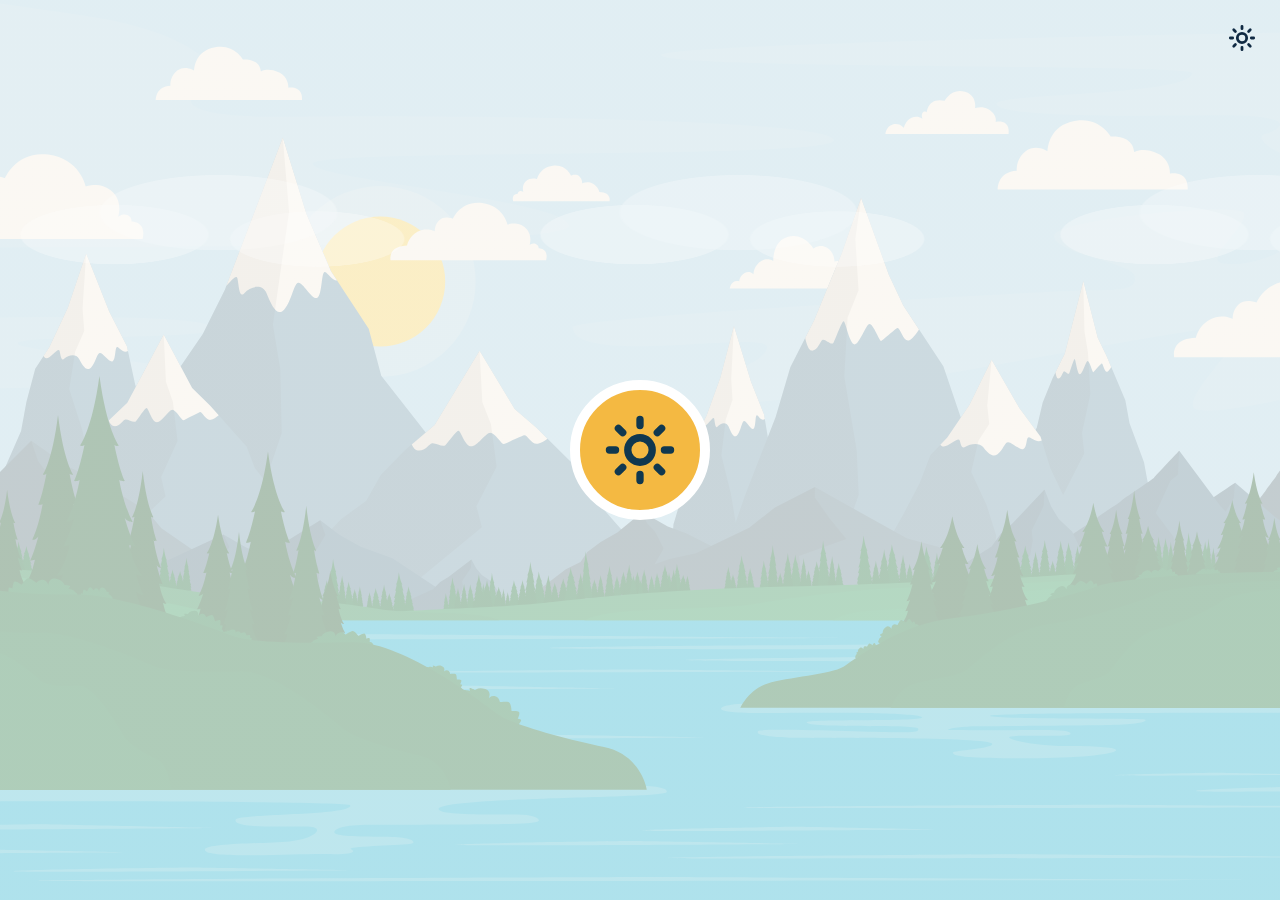
<file: index.html>
<!DOCTYPE html>
<html lang="en">
<head>
    <meta charset="UTF-8">
    <meta name="viewport" content="width=device-width, initial-scale=1.0">
    <meta name="theme-color" content="#F9F5EE">
    <title>Pinoy Quiz</title>
    <link rel="manifest" href="manifest.json">
    <link rel="stylesheet" href="style.css">
    <link rel="stylesheet" href="splash.css">
    <script src="theme.js"></script>
    <script src="audio-controller.js" defer></script>
</head>
<body class="splash-screen">
    <button class="theme-toggle-btn" id="theme-toggle" type="button" aria-label="Switch to dark mode" aria-pressed="false">
        <img id="theme-icon" src="assets/decor/sun.svg" alt="Theme Toggle">
    </button>
    <div class="clouds" aria-hidden="true"></div>
    <main class="splash-content" aria-label="Pinoy Quiz">
        <img class="splash-logo" src="logo.svg" alt="Pinoy Quiz logo" width="120" height="120">
    </main>
    <audio id="background-audio" loop preload="auto" hidden></audio>
    <script>
        window.setTimeout(() => {
            window.location.href = "home.html";
        }, 3000);
    </script>
</body>
</html>
</file>
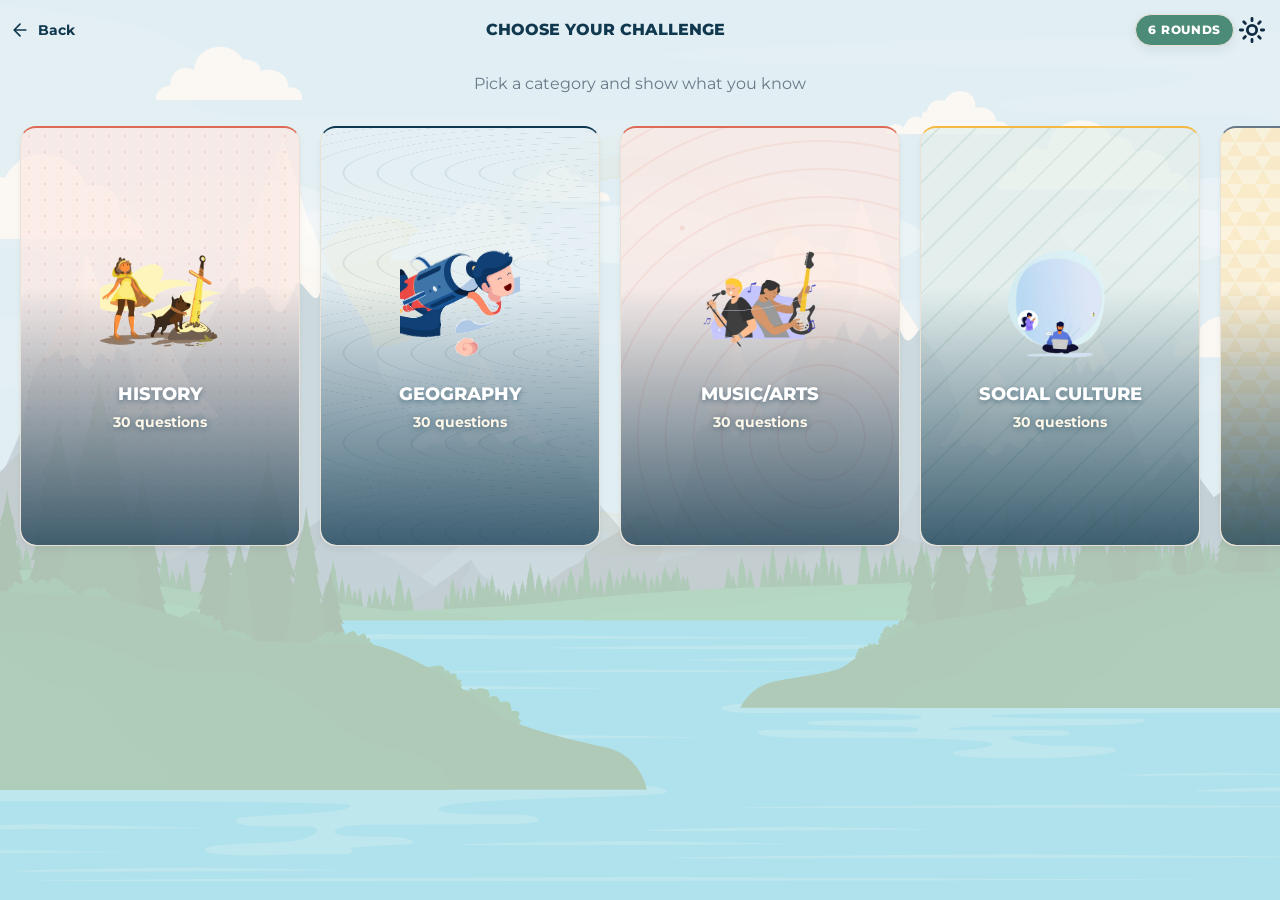
<file: categories.html>
<!DOCTYPE html>
<html lang="en">
<head>
	<!-- Ilagay ito sa loob ng <head> -->
	<meta charset="UTF-8">
	<meta name="viewport" content="width=device-width, initial-scale=1.0">
	<meta name="theme-color" content="#F9F5EE">
	<meta name="description" content="Choose a Pinoy Quiz category and show what you know.">
	<title data-i18n="categoriesPageTitle">Choose a Category | Pinoy Quiz</title>
	<link rel="manifest" href="manifest.json">
	<link rel="stylesheet" href="style.css">
	<link rel="stylesheet" href="categories.css">
	<link rel="stylesheet" href="https://cdnjs.cloudflare.com/ajax/libs/font-awesome/6.5.2/css/all.min.css">
	<script src="theme.js"></script>
	<script src="i18n.js" defer></script>
	<script src="audio-controller.js" defer></script>
</head>

<body class="categories-screen">
	<div class="clouds" aria-hidden="true"></div>
	<main class="categories-page">
		<header class="header-container">
			<a class="back-link" href="home.html">
				<svg aria-hidden="true" viewBox="0 0 24 24" fill="none">
					<path d="M19 12H5m0 0 7 7m-7-7 7-7" stroke="currentColor" stroke-width="2" stroke-linecap="round" stroke-linejoin="round" />
				</svg>
				<span data-i18n="back">Back</span>
			</a>
			<h1 data-i18n="categoriesHeading">PILI NG HAMON</h1>
			<span class="rounds-badge" data-i18n="rounds" data-i18n-count="6">6 ROUNDS</span>
			<button class="theme-toggle-btn" id="theme-toggle" type="button" aria-label="Switch to dark mode" aria-pressed="false">
				<img id="theme-icon" src="assets/decor/sun.svg" alt="Theme Toggle">
			</button>
		</header>

		<div class="page-heading">
			<p data-i18n="categoriesSubtitle">Pick a category and show what you know</p>
		</div>

		<section class="category-grid" aria-label="Quiz categories">
			<a class="category-card" href="quiz.html?category=HISTORY">
				<div class="category-content">
					<div class="card-animation"><img src="assets/animations/history.webp" alt="History"></div>
					<div class="category-copy">
						<span class="category-name" data-i18n="history">HISTORY</span>
						<span class="category-count" data-i18n="questionCount" data-i18n-count="30">30 questions</span>
					</div>
				</div>
			</a>
			<a class="category-card" href="quiz.html?category=GEOGRAPHY">
				<div class="category-content">
					<div class="card-animation"><img src="assets/animations/geography.webp" alt="Geography"></div>
					<div class="category-copy">
						<span class="category-name" data-i18n="geography">GEOGRAPHY</span>
						<span class="category-count" data-i18n="questionCount" data-i18n-count="30">30 questions</span>
					</div>
				</div>
			</a>
			<a class="category-card" href="quiz.html?category=MUSIC%2FARTS">
				<div class="category-content">
					<div class="card-animation"><img src="assets/animations/music_arts.webp" alt="Music and Arts"></div>
					<div class="category-copy">
						<span class="category-name" data-i18n="musicArts">MUSIC/ARTS</span>
						<span class="category-count" data-i18n="questionCount" data-i18n-count="30">30 questions</span>
					</div>
				</div>
			</a>
			<a class="category-card" href="quiz.html?category=SOCIAL%20CULTURE">
				<div class="category-content">
					<div class="card-animation"><img src="assets/animations/social_culture.webp" alt="Social Culture"></div>
					<div class="category-copy">
						<span class="category-name" data-i18n="socialCulture">SOCIAL CULTURE</span>
						<span class="category-count" data-i18n="questionCount" data-i18n-count="30">30 questions</span>
					</div>
				</div>
			</a>
			<a class="category-card" href="quiz.html?category=FOOD">
				<div class="category-content">
					<div class="card-animation"><img src="assets/animations/food.webp" alt="Food"></div>
					<div class="category-copy">
						<span class="category-name" data-i18n="food">FOOD</span>
						<span class="category-count" data-i18n="questionCount" data-i18n-count="30">30 questions</span>
					</div>
				</div>
			</a>
			<a class="category-card" href="quiz.html?category=LOGO%20QUIZ">
				<div class="category-content">
					<div class="card-animation"><img src="assets/animations/logo.webp" alt="Logo Quiz"></div>
					<div class="category-copy">
						<span class="category-name" data-i18n="logoQuiz">LOGO QUIZ</span>
						<span class="category-count" data-i18n="questionCount" data-i18n-count="30">30 questions</span>
					</div>
				</div>
			</a>
		</section>
	</main>
	<audio id="background-audio" loop preload="auto" hidden></audio>
</body>
</html>
</file>
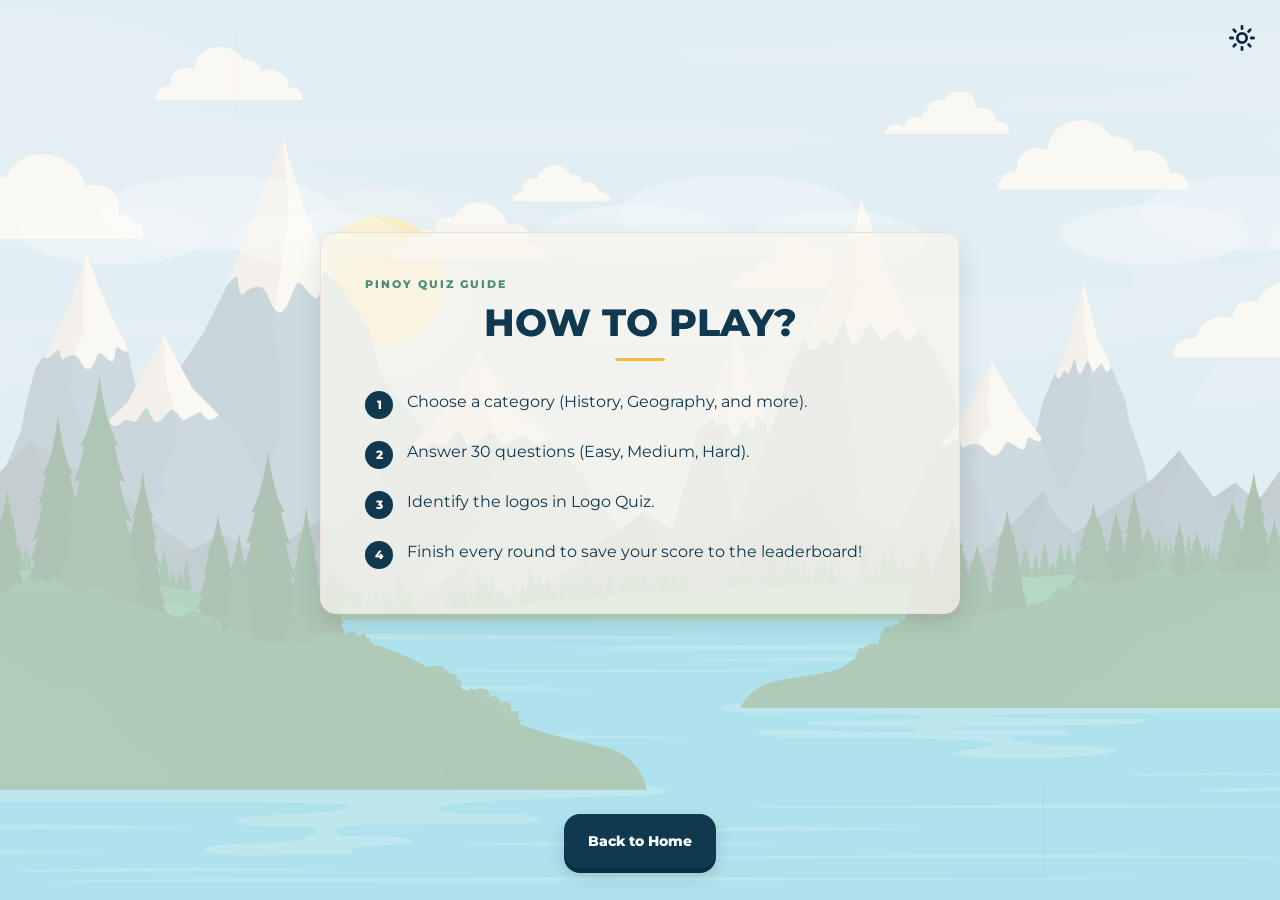
<file: help.html>
<!DOCTYPE html>
<html lang="en">
<head>
	<meta charset="UTF-8">
	<meta name="viewport" content="width=device-width, initial-scale=1.0">
	<meta name="theme-color" content="#F9F5EE">
	<meta name="description" content="Learn how to play Pinoy Quiz.">
	<title data-i18n="helpPageTitle">How to Play | Pinoy Quiz</title>
	<link rel="manifest" href="manifest.json">
	<link rel="stylesheet" href="style.css">
	<link rel="stylesheet" href="help.css">
	<script src="theme.js"></script>
	<script src="i18n.js" defer></script>
	<script src="audio-controller.js" defer></script>
</head>
<body>
	<button class="theme-toggle-btn" id="theme-toggle" type="button" aria-label="Switch to dark mode" aria-pressed="false">
		<img id="theme-icon" src="assets/decor/sun.svg" alt="Theme Toggle">
	</button>
	<div class="clouds"></div>
	<main class="help-page">
		<section class="help-card" aria-labelledby="help-title">
			<p class="help-eyebrow" data-i18n="guideEyebrow">PINOY QUIZ GUIDE</p>
			<h1 id="help-title" data-i18n="howToPlay">PAANO LARUIN?</h1>
			<ol class="instructions-list">
				<li data-i18n="guideOne">Pumili ng kategorya (History, Geography, atbp.).</li>
				<li data-i18n="guideTwo">Sagutin ang 30 questions (Easy, Medium, Hard).</li>
				<li data-i18n="guideThree">I-identify ang mga logos sa Logo Quiz.</li>
				<li data-i18n="guideFour">Tapusin ang lahat ng rounds para ma-save ang iyong score sa Leaderboard!</li>
			</ol>
		</section>

		<a class="back-home" href="home.html" data-i18n="backHome">Back to Home</a>
	</main>
	<audio id="background-audio" loop preload="auto" hidden></audio>
</body>
</html>
</file>
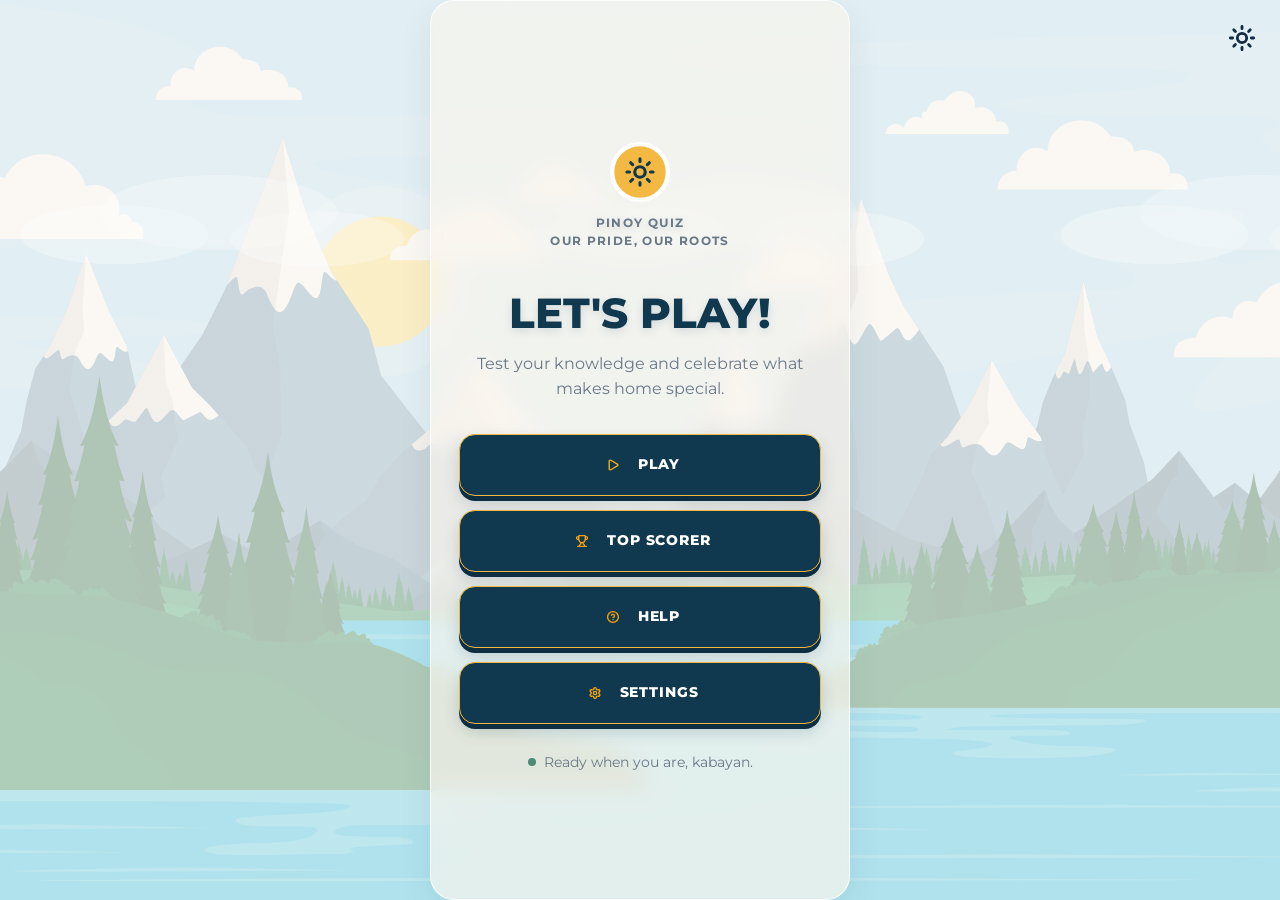
<file: home.html>
<!DOCTYPE html>
<html lang="en">
<head>
    <meta charset="UTF-8">
    <meta name="viewport" content="width=device-width, initial-scale=1.0">
    <meta name="theme-color" content="#F9F5EE">
    <meta name="description" content="Test your Pinoy knowledge and celebrate what makes home special.">
    <title data-i18n="homeTitle">Pinoy Quiz | Tara, Laro!</title>
    <link rel="manifest" href="manifest.json">
    <link rel="stylesheet" href="style.css">
    <script src="theme.js"></script>
    <script src="i18n.js" defer></script>
    <script src="audio-controller.js" defer></script>
</head>
<body>
    <button class="theme-toggle-btn" id="theme-toggle" type="button" aria-label="Switch to dark mode" aria-pressed="false">
        <img id="theme-icon" src="assets/decor/sun.svg" alt="Theme Toggle">
    </button>
    <div class="clouds"></div>
    <main class="app-container home-screen">
        <header class="brand">
            <img class="brand-logo" src="logo.svg" alt="Pinoy Quiz logo" width="60">
            <div class="brand-copy">
                <p class="brand-name">PINOY QUIZ</p>
                <p data-i18n="brandTagline">GALING NATIN 'TO</p>
            </div>
        </header>

        <section class="welcome" aria-labelledby="welcome-title">
            <h1 id="welcome-title" data-i18n="homeHeading">TARA, LARO!</h1>
            <p class="subtitle" data-i18n="homeSubtitle">Test your Pinoy knowledge and celebrate what makes home special.</p>
        </section>

        <nav class="menu-list" data-i18n-aria-label="mainMenu" aria-label="Main menu">
            <a class="menu-button btn-primary" href="categories.html">
                <img src="play.svg" alt="" aria-hidden="true">
                <span data-i18n="play">PLAY</span>
            </a>
            <a class="menu-button btn-secondary" href="topscorer.html">
                <img src="trophy.svg" alt="" aria-hidden="true">
                <span data-i18n="topScorer">TOP SCORER</span>
            </a>
            <a class="menu-button btn-secondary" href="help.html">
                <img src="help.svg" alt="" aria-hidden="true">
                <span data-i18n="help">HELP</span>
            </a>
            <a class="menu-button btn-secondary" href="settings.html">
                <img src="settings.svg" alt="" aria-hidden="true">
                <span data-i18n="settings">SETTINGS</span>
            </a>
        </nav>

        <footer class="footer"><span class="status-dot" aria-hidden="true"></span><span data-i18n="readyMessage">Ready when you are, kabayan.</span></footer>
    </main>
    <audio id="background-audio" loop preload="auto" hidden></audio>
</body>
</html>
</file>
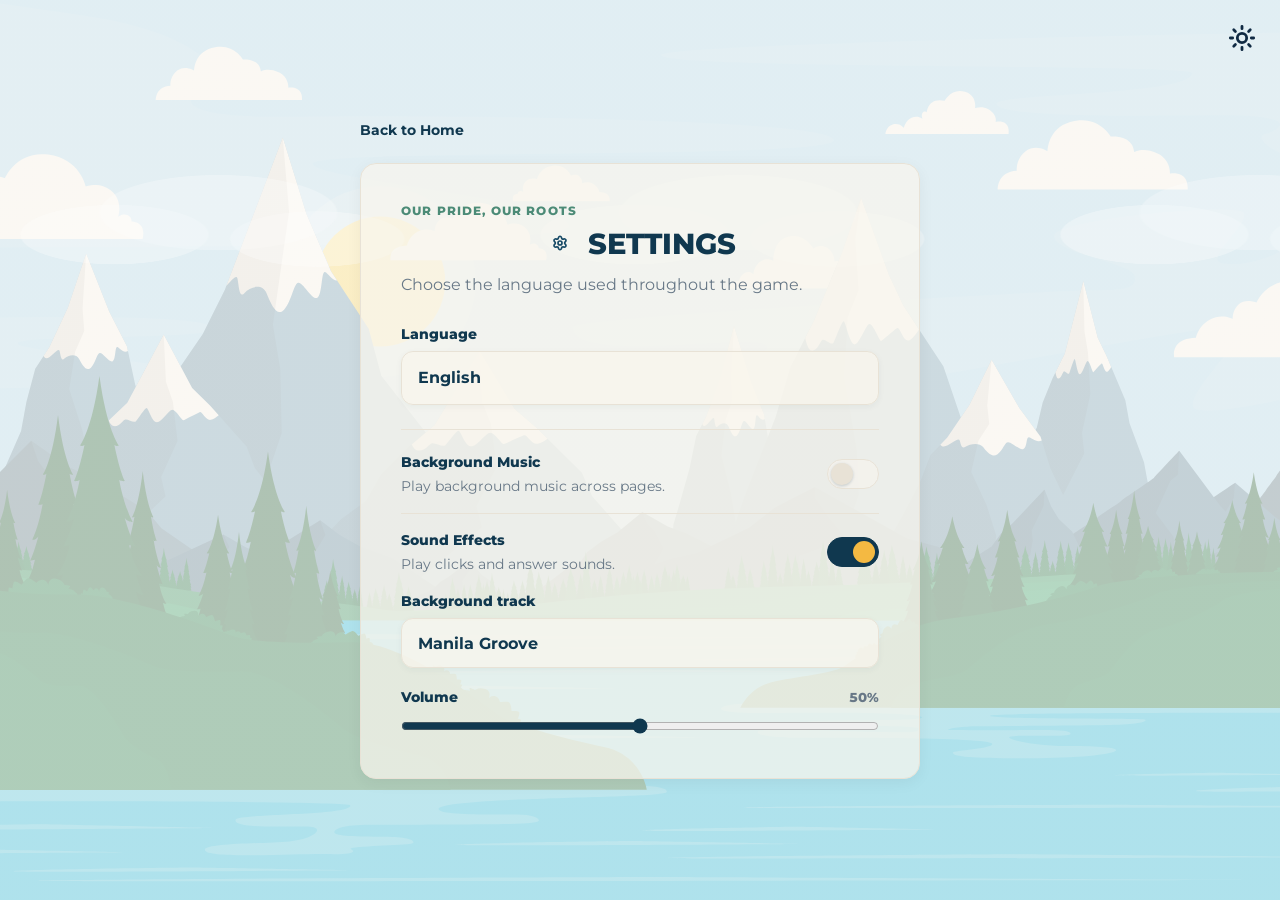
<file: settings.html>
<!DOCTYPE html>
<html lang="en">
<head>
    <meta charset="UTF-8">
    <meta name="viewport" content="width=device-width, initial-scale=1.0">
    <meta name="theme-color" content="#F9F5EE">
    <meta name="description" content="Choose the language for Pinoy Quiz.">
    <title data-i18n="settingsPageTitle">Settings | Pinoy Quiz</title>
    <link rel="manifest" href="manifest.json">
    <link rel="stylesheet" href="style.css">
    <link rel="stylesheet" href="settings.css">
    <script src="theme.js"></script>
    <script src="i18n.js" defer></script>
</head>
<body>
    <button class="theme-toggle-btn" id="theme-toggle" type="button" aria-label="Switch to dark mode" aria-pressed="false">
        <img id="theme-icon" src="assets/decor/sun.svg" alt="Theme Toggle">
    </button>
    <div class="clouds"></div>
    <main class="settings-page">
        <a class="settings-back" href="home.html" data-i18n="settingsBack">Back to Home</a>
        <section class="settings-card" aria-labelledby="settings-heading">
            <p class="settings-eyebrow" data-i18n="brandTagline">OUR PRIDE, OUR ROOTS</p>
            <div class="settings-title-row">
                <img class="settings-icon" src="settings.svg" alt="" aria-hidden="true">
                <h1 id="settings-heading" data-i18n="settingsTitle">SETTINGS</h1>
            </div>
            <p class="settings-description" data-i18n="languageDescription">Choose the language used throughout the game.</p>
            <label class="language-label" for="language-select" data-i18n="language">Language</label>
            <select id="language-select" name="language">
                <option value="PILIPINO">Pilipino</option>
                <option value="ENGLISH">English</option>
                <option value="ESPANOL">Español</option>
                <option value="JAPANESE">日本語</option>
            </select>

            <div class="audio-setting">
                <div class="audio-copy">
                    <label for="musicToggle" data-i18n="musicEnabledLabel">Background Music</label>
                    <p data-i18n="musicEnabledDescription">Play background music across pages.</p>
                </div>
                <input id="musicToggle" type="checkbox" role="switch" data-i18n-aria-label="musicEnabledAria" aria-label="Background Music">
            </div>

            <div class="audio-setting">
                <div class="audio-copy">
                    <label for="sfxToggle" data-i18n="sfxEnabledLabel">Sound Effects</label>
                    <p data-i18n="sfxEnabledDescription">Play clicks and answer sounds.</p>
                </div>
                <input id="sfxToggle" type="checkbox" role="switch" data-i18n-aria-label="sfxEnabledAria" aria-label="Sound Effects">
            </div>

            <div class="music-selection">
                <label for="musicSelector" data-i18n="musicTrack">Background track</label>
                <select id="musicSelector" name="music">
                    <option value="assets/music/manila-groove.mp3">Manila Groove</option>
                    <option value="assets/music/musicmaster.mp3">Music Master</option>
                    <option value="assets/music/paoloargento.mp3">Paolo Argento</option>
                    <option value="assets/music/vadim_makes_sound.mp3">Vadim Makes Sound</option>
                    <option value="assets/music/buhay-pinoy.mp3">Buhay Pinoy</option>
                </select>
            </div>

            <div class="volume-setting">
                <div class="volume-heading">
                    <label for="volumeSlider" data-i18n="volumeLabel">Volume</label>
                    <output id="volume-value" for="volumeSlider">50%</output>
                </div>
                <input type="range" id="volumeSlider" min="0" max="1" step="0.1" value="0.5" data-i18n-aria-label="volumeLabel" aria-label="Music volume">
            </div>
        </section>
    </main>
    <audio id="background-audio" loop preload="auto" hidden></audio>
    <script src="audio-controller.js"></script>
</body>
</html>
</file>
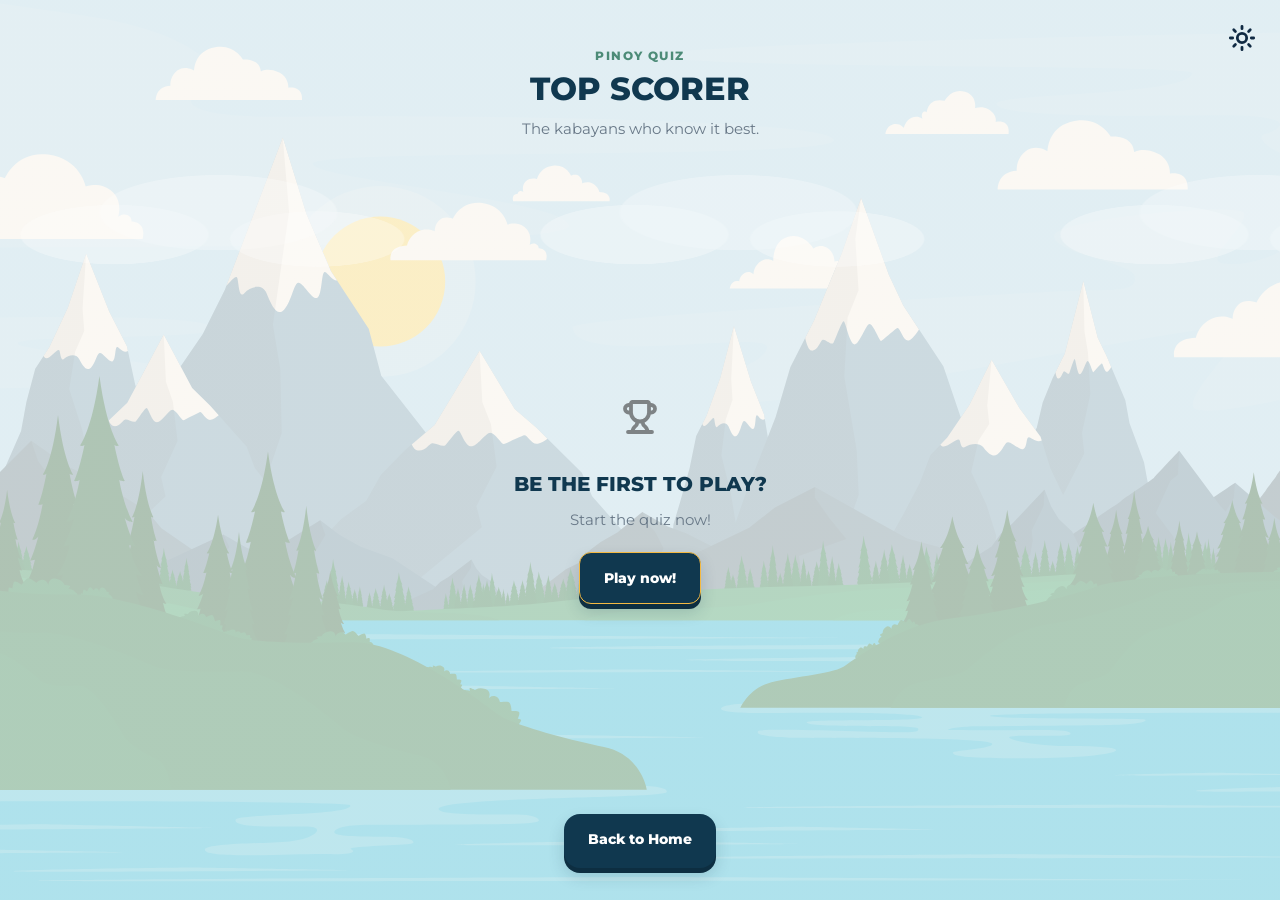
<file: topscorer.html>
<!DOCTYPE html>
<html lang="en">
<head>
    <meta charset="UTF-8">
    <meta name="viewport" content="width=device-width, initial-scale=1.0">
    <meta name="theme-color" content="#F9F5EE">
    <meta name="description" content="See the top scores from Pinoy Quiz players.">
    <title data-i18n="leaderboardPageTitle">Top Scorer | Pinoy Quiz</title>
    <link rel="manifest" href="manifest.json">
    <link rel="stylesheet" href="style.css">
    <link rel="stylesheet" href="topscorer.css">
    <script src="theme.js"></script>
    <script src="i18n.js" defer></script>
    <script src="audio-controller.js" defer></script>
    <script src="topscorer.js" defer></script>
</head>
<body>
    <button class="theme-toggle-btn" id="theme-toggle" type="button" aria-label="Switch to dark mode" aria-pressed="false">
        <img id="theme-icon" src="assets/decor/sun.svg" alt="Theme Toggle">
    </button>
    <div class="clouds"></div>
    <main class="leaderboard-page">
        <header class="leaderboard-heading">
            <p class="leaderboard-eyebrow">PINOY QUIZ</p>
            <h1 data-i18n="leaderboardTitle">TOP SCORER</h1>
            <p class="leaderboard-subtitle" data-i18n="leaderboardSubtitle">The kabayans who know it best.</p>
        </header>

        <section class="leaderboard-panel" id="leaderboard-panel" data-i18n-aria-label="leaderboardRegion" aria-label="Quiz leaderboard">
            <table class="scores-table" id="scores-table">
                <thead>
                    <tr>
                        <th scope="col" data-i18n="rank">Rank</th>
                        <th scope="col" data-i18n="name">Name</th>
                        <th scope="col" data-i18n="score">Score</th>
                    </tr>
                </thead>
                <tbody id="scores-list"></tbody>
            </table>
            <div class="empty-state" id="empty-state" role="status" hidden>
                <img class="empty-state-icon" src="trophy.svg" alt="" aria-hidden="true">
                <h2 data-i18n="emptyScoresTitle">Ikaw ang unang lalaro?</h2>
                <p data-i18n="emptyScoresMessage">Simulan na ang quiz!</p>
                <a class="empty-state-button" href="categories.html" data-i18n="playNow">Maglaro na!</a>
            </div>
        </section>

        <div class="leaderboard-actions">
            <button class="reset-button" id="reset-leaderboard" type="button" data-i18n="resetLeaderboard">Reset Leaderboard</button>
            <a class="home-button" href="home.html" data-i18n="backHome">Back to Home</a>
        </div>
    </main>
    <audio id="background-audio" loop preload="auto" hidden></audio>
</body>
</html>
</file>
<file: style.css>
@import url("https://fonts.googleapis.com/css2?family=Montserrat:wght@400;500;600;700;800;900&display=swap");

:root {
    color-scheme: light;
    font-family: "Montserrat", "Trebuchet MS", sans-serif;
    font-synthesis: none;
    text-rendering: optimizeLegibility;
    -webkit-font-smoothing: antialiased;
    -moz-osx-font-smoothing: grayscale;

    --navy: #10384F;
    --white: #FFFFFF;
    --light-cream: #F9F5EE;
    --border-grey: #E8E2D6;
    --gold-accent: #F4B942;
    --muted-green: #4C8B77;
    --soft-red: #DD6B55;
    --text-grey: #687887;
}

* {
    box-sizing: border-box;
}

html {
    min-height: 100%;
}

body {
    position: relative;
    isolation: isolate;
    min-width: 320px;
    min-height: 100vh;
    min-height: 100svh;
    margin: 0;
    padding: 0;
    background-color: #A8DEFF;
    background-image:
        linear-gradient(rgba(249, 245, 238, 0.7), rgba(249, 245, 238, 0.7)),
        url("assets/decor/mountain-landscape.svg");
    background-size: cover;
    background-position: center;
    background-attachment: fixed;
    color: var(--navy);
}

html.dark-mode,
body.dark-mode {
    color-scheme: dark;
    --navy: #F9F5EE;
    --white: #14232E;
    --light-cream: #0B161E;
    --border-grey: #243B4A;
    --text-grey: #A0B2C0;
}

html.dark-mode body *,
body.dark-mode * {
    color: #F9F5EE !important;
    text-shadow: 0 1px 3px rgba(0, 0, 0, 0.85) !important;
}

html.dark-mode body,
body.dark-mode {
    background-color: #0B161E;
    background-image:
        linear-gradient(rgba(11, 22, 30, 0.65), rgba(11, 22, 30, 0.65)),
        url("assets/decor/night-landscape.svg");
    background-size: cover;
    background-position: center;
    background-attachment: fixed;
}

html.dark-mode body.splash-screen,
body.dark-mode.splash-screen {
    background-color: #0B161E;
    background-image:
        linear-gradient(rgba(11, 22, 30, 0.65), rgba(11, 22, 30, 0.65)),
        url("assets/decor/night-landscape.svg");
    background-size: cover;
    background-position: center;
    background-attachment: fixed;
}

.theme-toggle-btn {
    position: fixed;
    z-index: 9999;
    top: 16px;
    right: 16px;
    display: grid;
    width: 44px;
    height: 44px;
    padding: 0;
    place-items: center;
    border: 0;
    border-radius: 50%;
    background: transparent;
    cursor: pointer;
}

.theme-toggle-btn:focus-visible {
    outline: 3px solid var(--gold-accent);
    outline-offset: 3px;
}

#theme-icon {
    display: block;
    width: 28px;
    height: 28px;
    background: transparent !important;
    object-fit: contain;
    transform: rotate(0);
    transition: transform 0.5s cubic-bezier(0.4, 0, 0.2, 1);
}

.theme-toggle-btn.is-spinning #theme-icon {
    transform: rotate(-360deg);
}

.stars-container {
    position: fixed;
    z-index: -1;
    inset: 0;
    display: none;
    overflow: hidden;
    pointer-events: none;
}

html.dark-mode .stars-container,
body.dark-mode .stars-container {
    display: block;
}

.stars-container span {
    position: absolute;
    top: 10%;
    right: -180px;
    display: block;
    width: 180px;
    height: 2px;
    border-radius: 999px;
    background: linear-gradient(90deg, transparent, rgba(249, 245, 238, 0.95));
    box-shadow: 0 0 8px rgba(249, 245, 238, 0.75);
    opacity: 0;
    transform: rotate(-45deg);
    animation: shooting-star 5s linear infinite;
}

.stars-container span:nth-child(2) {
    top: 34%;
    right: -210px;
    width: 210px;
    animation-delay: 1.7s;
}

.stars-container span:nth-child(3) {
    top: 61%;
    right: -145px;
    width: 145px;
    animation-delay: 3.35s;
}

@keyframes shooting-star {
    0% {
        opacity: 0;
        transform: translate(0, 0) rotate(-45deg);
    }
    7% {
        opacity: 0.9;
    }
    38%,
    100% {
        opacity: 0;
        transform: translate(-110vw, 78vh) rotate(-45deg);
    }
}

html.dark-mode .clouds,
body.dark-mode .clouds {
    display: none;
}

html.dark-mode .app-container,
html.dark-mode .help-card,
html.dark-mode .settings-card,
html.dark-mode .question-card,
html.dark-mode .leaderboard-panel,
html.dark-mode .level-modal {
    border-color: var(--border-grey);
    background: rgba(20, 35, 46, 0.88);
    color: var(--navy);
}

html.dark-mode .question-image,
html.dark-mode .level-label,
html.dark-mode #language-select,
html.dark-mode #musicSelector,
html.dark-mode .score-name-field input,
html.dark-mode .scores-table th {
    border-color: var(--border-grey);
    background: rgba(20, 35, 46, 0.92);
    color: var(--navy);
}

html.dark-mode .category-card {
    border-color: var(--border-grey);
    background-color: #1D3A4B !important;
    background-image: none;
}

html.dark-mode .category-card::after {
    background: linear-gradient(to bottom, transparent, rgba(0, 0, 0, 0.5));
}

html.dark-mode .category-name,
html.dark-mode .category-count {
    color: var(--navy);
}

html.dark-mode body .menu-button,
html.dark-mode body .option-button,
html.dark-mode body .next-button,
html.dark-mode body .modal-action,
html.dark-mode body .modal-icon-button,
html.dark-mode body .back-home,
html.dark-mode body .reset-button,
html.dark-mode body .home-button,
html.dark-mode body .empty-state-button {
    border-color: var(--gold-accent);
    background-color: var(--white);
    color: var(--navy);
}

html.dark-mode .modal-icon-button,
html.dark-mode .modal-icon-button svg {
    color: var(--gold-accent);
}

h1,
h2,
h3,
h4,
h5,
h6 {
    font-family: "Montserrat", "Trebuchet MS", sans-serif;
    font-weight: 800;
    text-align: center;
    text-transform: uppercase;
}

.clouds {
    position: fixed;
    z-index: -1;
    top: 7%;
    left: 0;
    width: 200%;
    height: 220px;
    background-image:
        radial-gradient(ellipse 95px 30px at 22% 78%, rgba(255, 255, 255, 0.62) 98%, transparent 100%),
        radial-gradient(ellipse 120px 38px at 42% 68%, rgba(255, 255, 255, 0.58) 98%, transparent 100%),
        radial-gradient(ellipse 88px 28px at 61% 80%, rgba(255, 255, 255, 0.62) 98%, transparent 100%);
    background-repeat: repeat-x;
    background-size: 520px 220px;
    animation: drift 60s linear infinite;
    opacity: 0.48;
    pointer-events: none;
}

@keyframes drift {
    from { transform: translateX(0); }
    to { transform: translateX(-50%); }
}

.loading-spinner {
    position: fixed;
    z-index: 10000;
    inset: 0;
    display: grid;
    place-items: center;
    background: rgba(249, 245, 238, 0.78);
    -webkit-backdrop-filter: blur(3px);
    backdrop-filter: blur(3px);
    opacity: 0;
    visibility: hidden;
    pointer-events: none;
    transition: opacity 240ms ease, visibility 0s linear 240ms;
}

.loading-spinner.is-active {
    opacity: 1;
    visibility: visible;
    pointer-events: auto;
    transition: opacity 240ms ease;
}

.loading-spinner__ring {
    width: 52px;
    height: 52px;
    border: 4px solid color-mix(in srgb, var(--navy) 18%, transparent);
    border-top-color: var(--navy);
    border-right-color: var(--gold-accent);
    border-radius: 50%;
    animation: loading-spin 720ms linear infinite;
}

@keyframes loading-spin {
    to { transform: rotate(360deg); }
}

button {
    font: inherit;
}

.app-container {
    position: relative;
    isolation: isolate;
    display: flex;
    flex-direction: column;
    justify-content: center;
    width: min(100% - 40px, 420px);
    min-height: 100vh;
    min-height: 100svh;
    margin: 0 auto;
    padding: 44px 28px 32px;
    border: 1px solid color-mix(in srgb, var(--white) 80%, transparent);
    border-radius: 24px;
    background: rgba(249, 245, 238, 0.68);
    box-shadow: 0 12px 36px color-mix(in srgb, var(--navy) 7%, transparent);
    -webkit-backdrop-filter: blur(10px);
    backdrop-filter: blur(10px);
    text-align: center;
}

.brand {
    display: flex;
    flex-direction: column;
    align-items: center;
    justify-content: center;
    gap: 10px;
    margin-bottom: 42px;
}

.brand-logo {
    display: block;
    width: 60px;
    height: auto;
}

.brand-copy {
    text-align: center;
}

.brand-name,
.brand p {
    margin: 0;
}

.brand-name {
    font-size: 0.95rem;
    font-weight: 800;
    letter-spacing: 0.08em;
    text-shadow: 0 2px 8px color-mix(in srgb, var(--navy) 16%, transparent);
}

.brand p {
    margin-top: 4px;
    color: var(--text-grey);
    font-size: 0.72rem;
    font-weight: 700;
    letter-spacing: 0.12em;
}

.welcome h1 {
    margin: 0;
    font-size: clamp(2rem, 8vw, 2.65rem);
    line-height: 1.1;
    text-shadow: 0 3px 10px color-mix(in srgb, var(--navy) 14%, transparent);
}

.subtitle {
    max-width: 340px;
    margin: 14px auto 32px;
    color: var(--text-grey);
    font-size: 1rem;
    line-height: 1.6;
}

.menu-list {
    display: grid;
    gap: 14px;
}

.menu-button {
    display: flex;
    align-items: center;
    justify-content: center;
    gap: 12px;
    width: 100%;
    min-height: 62px;
    padding: 16px 20px;
    border: 1px solid var(--border-grey);
    border-radius: 16px;
    background: var(--navy);
    box-shadow: 0 4px 12px color-mix(in srgb, var(--navy) 8%, transparent);
    color: var(--white);
    cursor: pointer;
    font-size: 0.9rem;
    font-weight: 800;
    letter-spacing: 0.06em;
    text-decoration: none;
    transition: all 0.3s ease;
}

.menu-button img {
    display: block;
    flex: 0 0 26px;
    width: 26px;
    height: 26px;
    object-fit: contain;
    filter: invert(76%) sepia(56%) saturate(541%) hue-rotate(357deg) brightness(102%) contrast(94%);
    transition: filter 0.3s ease;
}

.menu-button span {
    line-height: 1.2;
}

.menu-button:hover {
    transform: translateY(-2px);
    box-shadow: 0 7px 16px color-mix(in srgb, var(--navy) 13%, transparent);
    background-color: var(--navy);
    color: var(--white);
}

.menu-button:active {
    transform: translateY(0);
    background-color: var(--navy);
    color: var(--white);
}

.menu-button:hover img,
.menu-button:active img {
    filter: invert(76%) sepia(56%) saturate(541%) hue-rotate(357deg) brightness(102%) contrast(94%);
}

.menu-button:focus-visible {
    outline: 3px solid var(--text-grey);
    outline-offset: 3px;
}

.footer {
    display: flex;
    align-items: center;
    justify-content: center;
    gap: 8px;
    margin-top: 30px;
    color: var(--text-grey);
    font-size: 0.85rem;
}

.status-dot {
    width: 8px;
    height: 8px;
    border-radius: 50%;
    background: var(--muted-green);
}

body .menu-button,
body .option-button,
body .next-button,
body .modal-action,
body .modal-icon-button,
body .back-home,
body .reset-button,
body .home-button {
    background-color: var(--navy);
    border-color: var(--gold-accent);
    color: var(--white);
    box-shadow: 0 5px 0 color-mix(in srgb, var(--navy) 82%, black),
        0 8px 16px color-mix(in srgb, var(--navy) 18%, transparent);
}

body .menu-button img,
body .menu-button:hover img,
body .menu-button:active img {
    filter: invert(76%) sepia(56%) saturate(541%) hue-rotate(357deg) brightness(102%) contrast(94%);
}

body .option-key {
    background: var(--gold-accent);
    color: var(--navy);
}

body .modal-icon-button {
    color: var(--gold-accent);
}

body .menu-button:hover,
body .option-button:hover:not(:disabled),
body .next-button:hover:not(:disabled),
body .modal-action:hover,
body .modal-icon-button:hover,
body .back-home:hover,
body .reset-button:hover,
body .home-button:hover {
    transform: translateY(-2px) scale(1.015);
}

body .menu-button,
body .option-button,
body .next-button,
body .modal-action,
body .modal-icon-button,
body .back-home,
body .reset-button,
body .home-button {
    background-color: var(--navy);
    color: var(--white);
    box-shadow: 0 5px 0 color-mix(in srgb, var(--navy) 82%, black),
        0 8px 16px color-mix(in srgb, var(--navy) 18%, transparent);
}

body .option-key {
    background: var(--gold-accent);
    color: var(--navy);
}

body .modal-icon-button {
    color: var(--gold-accent);
}

body .menu-button:hover,
body .option-button:hover:not(:disabled),
body .next-button:hover:not(:disabled),
body .modal-action:hover,
body .modal-icon-button:hover,
body .back-home:hover,
body .reset-button:hover,
body .home-button:hover {
    transform: translateY(-2px) scale(1.015);
}

@media (max-width: 420px) {
    .app-container {
        width: 90%;
        max-width: 400px;
        padding-top: 32px;
    }

    .brand {
        margin-bottom: 38px;
    }
}

@media (max-width: 380px) {
    .app-container {
        padding-right: 18px;
        padding-left: 18px;
    }

    .menu-list {
        gap: 11px;
    }

    .menu-button {
        min-height: 56px;
        gap: 10px;
        padding: 13px 15px;
        font-size: 0.84rem;
    }

    .menu-button img {
        flex-basis: 24px;
        width: 24px;
        height: 24px;
    }
}

@media (prefers-reduced-motion: reduce) {
    *,
    *::before,
    *::after {
        scroll-behavior: auto !important;
        transition-duration: 0.01ms !important;
    }

    .clouds {
        animation: none;
    }

    .loading-spinner,
    .loading-spinner.is-active {
        transition: none;
    }

    .loading-spinner__ring {
        animation: none;
    }
}
</file>
<file: splash.css>
.splash-screen {
    display: grid;
    min-height: 100vh;
    min-height: 100svh;
    place-items: center;
    overflow: hidden;
}

.splash-content {
    display: grid;
    width: 100%;
    min-height: 100vh;
    min-height: 100svh;
    place-items: center;
}

.splash-logo {
    display: block;
    width: min(30vw, 140px);
    min-width: 88px;
    height: auto;
    opacity: 0;
    animation: splash-logo-appear 900ms ease-out forwards;
}

@keyframes splash-logo-appear {
    from {
        opacity: 0;
        transform: scale(0.92);
    }

    to {
        opacity: 1;
        transform: scale(1);
    }
}

@media (prefers-reduced-motion: reduce) {
    .splash-logo {
        animation-duration: 1ms;
    }
}
</file>
<file: categories.css>
:root {
	--history-tint: #FBE9E4;
	--geography-tint: #E5F0F4;
	--music-arts-tint: #FBE9E4;
	--social-culture-tint: #E5F0EB;
	--food-tint: #FFF2D5;
	--logo-quiz-tint: #E8F0F3;
}

.card {
  background-color: transparent;
  border: 1px solid var(--border-grey);
  color: var(--navy);
  border-radius: 16px;
  box-shadow: 0 4px 6px rgba(0,0,0,0.05);
}

html,
body {
	min-height: 100vh;
	margin: 0;
	padding: 0;
}

body.categories-screen {
	height: 100vh;
	height: 100svh;
	overflow: hidden;
	background-size: cover;
	background-position: center;
	background-attachment: scroll;
}

.badge {
	background-color: var(--muted-green);
	color: var(--white);
}

.categories-page {
	display: flex;
	flex-direction: column;
	position: relative;
	isolation: isolate;
	width: 100%;
	height: 100vh;
	height: 100svh;
	margin: 0 auto;
	padding: 10px 0 0;
	overflow: hidden;
	background-color: transparent !important;
}

.header-container {
	display: flex;
	align-items: center;
	justify-content: space-between;
	width: 100%;
	min-height: 40px;
	padding: 0 10px;
}

.header-container h1 {
	flex: 1 1 auto;
	min-width: 0;
	overflow: hidden;
	margin: 0 8px;
	font-size: 1rem;
	line-height: 1.15;
	text-overflow: ellipsis;
	white-space: nowrap;
}

.header-container .theme-toggle-btn {
	position: static;
	flex: 0 0 36px;
	width: 36px;
	height: 36px;
	margin: 0;
}

.rounds-badge {
	flex: 0 0 auto;
}

.back-link {
	display: inline-flex;
	align-items: center;
	gap: 8px;
	min-height: 40px;
	color: var(--navy);
	font-size: 0.9rem;
	font-weight: 700;
	text-decoration: none;
}

.back-link svg {
	display: block;
	width: 20px;
	height: 20px;
}

.back-link:focus-visible {
	border-radius: 4px;
	outline: 3px solid var(--text-grey);
	outline-offset: 3px;
}

.rounds-badge {
	padding: 8px 12px;
	border: 1px solid var(--border-grey);
	border-radius: 999px;
	background: var(--muted-green);
	box-shadow: 0 4px 12px color-mix(in srgb, var(--navy) 8%, transparent);
	color: var(--white);
	font-size: 0.72rem;
	font-weight: 800;
	letter-spacing: 0.06em;
}

.page-heading {
	margin: 12px 0 10px;
	text-align: center;
}

.page-heading h1 {
	margin: 0;
	color: var(--navy);
	font-family: "Montserrat", "Trebuchet MS", sans-serif;
	font-size: 1.8rem;
	font-weight: 800;
	line-height: 1.15;
	text-transform: uppercase;
}

.page-heading p {
	margin: 10px 0 0;
	color: var(--text-grey);
	font-size: 1rem;
	line-height: 1.5;
}

.category-grid {
	position: relative;
	isolation: isolate;
	display: flex;
	flex: 0 1 480px;
	align-items: stretch;
	gap: 20px;
	min-height: 220px;
	max-height: 480px;
	width: 100vw;
	margin: 0 auto;
	padding: 20px 20px 40px;
	overflow-x: auto;
	overflow-y: hidden;
	scroll-snap-type: x mandatory;
	-webkit-overflow-scrolling: touch;
	scrollbar-width: none;
	will-change: transform;
	background-color: transparent !important;
}

.category-grid::-webkit-scrollbar {
	display: none;
}

.category-grid::before {
	position: absolute;
	z-index: -1;
	top: 50%;
	left: 50%;
	width: min(74vw, 340px);
	aspect-ratio: 1;
	border: 1px solid color-mix(in srgb, var(--gold-accent) 14%, transparent);
	border-radius: 50%;
	box-shadow:
		0 0 0 20px color-mix(in srgb, var(--gold-accent) 3%, transparent),
		0 0 0 40px color-mix(in srgb, var(--gold-accent) 2%, transparent);
	content: "";
	pointer-events: none;
	transform: translate(-50%, -50%);
}

.category-card {
	display: flex;
	flex-direction: column;
	align-items: stretch;
	flex: 0 0 280px;
	width: 280px;
	height: 100%;
	min-height: 0;
	gap: 0;
	min-width: 0;
	position: relative;
	z-index: 1;
	overflow: hidden;
	padding: 10px;
	scroll-snap-align: center;
	border: 1px solid var(--border-grey);
	border-radius: 16px;
	background: transparent;
	box-shadow: 0 4px 6px rgba(0, 0, 0, 0.05);
	color: var(--navy);
	cursor: pointer;
	font: inherit;
	text-decoration: none;
}

.category-card::after {
	position: absolute;
	inset: 38% 0 0;
	border-radius: inherit;
	background: linear-gradient(to bottom, transparent, color-mix(in srgb, var(--navy) 78%, transparent));
	content: "";
	pointer-events: none;
}

.category-card:hover {
	box-shadow: 0 4px 10px color-mix(in srgb, var(--navy) 12%, transparent);
}

.category-card:nth-child(1) {
	border-top: 2px solid var(--soft-red);
}

.category-card:nth-child(2) {
	border-top: 2px solid var(--navy);
}

.category-card:nth-child(3) {
	border-top: 2px solid var(--soft-red);
}

.category-card:nth-child(4) {
	border-top: 2px solid var(--gold-accent);
}

.category-card:nth-child(5) {
	border-top: 2px solid var(--text-grey);
}

.category-card:nth-child(6) {
	border-top: 2px solid var(--navy);
}

.category-card:nth-child(1) {
	background-color: color-mix(in srgb, var(--history-tint) 76%, transparent);
	background-image: radial-gradient(circle, color-mix(in srgb, var(--soft-red) 18%, transparent) 1.4px, transparent 1.5px);
	background-size: 16px 16px;
}

.category-card:nth-child(2) {
	background-color: color-mix(in srgb, var(--geography-tint) 76%, transparent);
	background-image: repeating-radial-gradient(ellipse at 100% 50%, transparent 0 16px, color-mix(in srgb, var(--navy) 9%, transparent) 17px 18px, transparent 19px 34px);
	background-size: 100% 90px;
}

.category-card:nth-child(3) {
	background-color: color-mix(in srgb, var(--music-arts-tint) 76%, transparent);
	background-image:
		radial-gradient(circle at 22% 24%, color-mix(in srgb, var(--soft-red) 15%, transparent) 0 2px, transparent 3px),
		repeating-radial-gradient(circle at 72% 74%, transparent 0 14px, color-mix(in srgb, var(--soft-red) 10%, transparent) 15px 16px, transparent 17px 28px);
}

.category-card:nth-child(4) {
	background-color: color-mix(in srgb, var(--social-culture-tint) 76%, transparent);
	background-image: repeating-linear-gradient(135deg, transparent 0 12px, color-mix(in srgb, var(--muted-green) 11%, transparent) 12px 14px, transparent 14px 26px);
}

.category-card:nth-child(5) {
	background-color: color-mix(in srgb, var(--food-tint) 76%, transparent);
	background-image: conic-gradient(from 30deg at 50% 50%, color-mix(in srgb, var(--gold-accent) 13%, transparent) 0deg 60deg, transparent 60deg 120deg, color-mix(in srgb, var(--gold-accent) 13%, transparent) 120deg 180deg, transparent 180deg 240deg, color-mix(in srgb, var(--gold-accent) 13%, transparent) 240deg 300deg, transparent 300deg 360deg);
	background-size: 28px 28px;
}

.category-card:nth-child(6) {
	background-color: color-mix(in srgb, var(--logo-quiz-tint) 76%, transparent);
	background-image:
		linear-gradient(color-mix(in srgb, var(--navy) 8%, transparent) 1px, transparent 1px),
		linear-gradient(90deg, color-mix(in srgb, var(--navy) 8%, transparent) 1px, transparent 1px);
	background-size: 22px 22px;
}

.category-card:focus-visible {
	outline: 3px solid var(--text-grey);
	outline-offset: 3px;
}

.category-content {
	display: flex;
	flex-direction: column;
	flex: 1;
	align-items: center;
	justify-content: center;
	gap: 4px;
	width: 100%;
	position: relative;
	z-index: 1;
}

.card-animation {
	display: flex;
	align-items: center;
	justify-content: center;
	width: 100%;
	height: 140px;
	flex: 0 0 140px;
	padding: 10px;
	overflow: hidden;
	background: transparent;
	}

.card-animation img {
	display: block;
	width: min(100%, 120px);
	height: 120px;
	border-radius: 16px;
	object-fit: cover;
}

.category-copy {
	display: flex;
	flex-direction: column;
	align-items: center;
	gap: 8px;
	width: 100%;
	min-width: 0;
	padding: 10px;
	text-align: center;
}

.category-name {
	font-size: 18px;
	font-weight: 800;
	line-height: 1.1;
	text-align: center;
	text-wrap: balance;
	color: var(--white);
	text-shadow: 0 2px 5px color-mix(in srgb, var(--navy) 45%, transparent);
}

.category-count {
	color: color-mix(in srgb, var(--white) 88%, var(--gold-accent));
	font-size: 0.9rem;
	font-weight: 700;
	line-height: 1.3;
	text-align: center;
	text-shadow: 0 1px 6px color-mix(in srgb, var(--navy) 55%, transparent);
}

@media (max-width: 420px) {
	.categories-page {
		width: 100%;
		padding-top: 16px;
	}

	.header-container h1 {
		margin: 0;
		font-size: 0.62rem;
	}

	.header-container .back-link {
		flex: 0 0 auto;
		gap: 3px;
		font-size: 0.72rem;
	}

	.header-container .back-link svg {
		width: 16px;
		height: 16px;
	}

	.header-container .rounds-badge {
		padding: 6px;
		font-size: 0.54rem;
	}

	.header-container .theme-toggle-btn {
		flex-basis: 32px;
		width: 32px;
		height: 32px;
	}

	.header-container #theme-icon {
		width: 24px;
		height: 24px;
	}

	.page-heading {
		margin: 10px 0 18px;
	}

	.category-grid {
		gap: 12px;
		margin: 0;
		padding: 20px 16px 40px;
	}

	.category-card {
		flex-basis: calc(100vw - 32px);
		width: calc(100vw - 32px);
	}
}

@media (max-width: 359px) {
	.categories-page {
		width: 100%;
		padding: 12px 0 24px;
	}
}

@media (prefers-reduced-motion: reduce) {
	.category-grid {
		scroll-behavior: auto;
	}
}
</file>
<file: help.css>
.help-page {
	position: relative;
	isolation: isolate;
	display: flex;
	flex-direction: column;
	align-items: center;
	justify-content: space-between;
	width: min(100% - 40px, 760px);
	min-height: 100vh;
	min-height: 100svh;
	margin: 0 auto;
	padding: 32px 0;
}

.help-page::before,
.help-page::after {
	position: absolute;
	z-index: -1;
	width: 92px;
	height: 92px;
	border-color: var(--gold-accent);
	border-style: solid;
	content: "";
	opacity: 0.05;
	pointer-events: none;
}

.help-page::before {
	top: 24px;
	left: -24px;
	border-width: 2px 0 0 2px;
}

.help-page::after {
	right: -24px;
	bottom: 24px;
	border-width: 0 2px 2px 0;
	border-color: var(--muted-green);
}

.help-card {
	position: relative;
	width: min(100%, 640px);
	margin: auto 0;
	padding: clamp(24px, 5vw, 44px);
	border: 1px solid var(--border-grey);
	border-radius: 16px;
	background: rgba(249, 245, 238, 0.72);
	box-shadow: 0 10px 25px rgba(0, 0, 0, 0.1);
}

.help-card::before {
	position: absolute;
	top: 0;
	left: 36px;
	width: 76px;
	height: 4px;
	border-radius: 0 0 4px 4px;
	background: color-mix(in srgb, var(--gold-accent) 5%, transparent);
	content: "";
}

.help-eyebrow {
	margin: 0 0 10px;
	color: var(--muted-green);
	font-size: 0.7rem;
	font-weight: 800;
	letter-spacing: 2px;
	text-transform: uppercase;
}

.help-card h1 {
	margin: 0;
	color: var(--navy);
	font-size: clamp(1.8rem, 7vw, 2.4rem);
	font-weight: 800;
	line-height: 1.15;
}

.help-card h1::after {
	display: block;
	width: 50px;
	height: 3px;
	margin: 12px auto 0;
	border-radius: 999px;
	background: var(--gold-accent);
	content: "";
}

.instructions-list {
	display: grid;
	gap: 20px;
	margin: 28px 0 0;
	padding: 0;
	color: var(--navy);
	font-size: 1rem;
	line-height: 1.65;
	list-style: none;
	counter-reset: instructions;
}

.instructions-list li {
	display: grid;
	grid-template-columns: 30px minmax(0, 1fr);
	align-items: start;
	gap: 12px;
	counter-increment: instructions;
}

.instructions-list li::before {
	display: grid;
	width: 28px;
	height: 28px;
	margin-top: 2px;
	place-items: center;
	border-radius: 50%;
	background: var(--navy);
	color: var(--white);
	content: counter(instructions);
	font-size: 0.75rem;
	font-weight: 800;
	line-height: 1;
}

.back-home {
	display: inline-flex;
	align-items: center;
	justify-content: center;
	min-height: 54px;
	padding: 15px 24px;
	border-radius: 16px;
	background: var(--navy);
	box-shadow: 0 4px 12px color-mix(in srgb, var(--navy) 10%, transparent);
	color: var(--white);
	font-size: 0.9rem;
	font-weight: 800;
	text-decoration: none;
	transition: transform 160ms ease, box-shadow 160ms ease;
}

.back-home:hover {
	transform: translateY(-2px);
	box-shadow: 0 7px 16px color-mix(in srgb, var(--navy) 16%, transparent);
}

.back-home:focus-visible {
	outline: 3px solid var(--text-grey);
	outline-offset: 3px;
}

@media (max-width: 480px) {
	.help-page {
		width: min(100% - 32px, 760px);
		padding: 24px 0;
	}

	.instructions-list {
		gap: 14px;
		margin-top: 22px;
		font-size: 0.95rem;
	}
}
</file>
<file: settings.css>
.settings-page {
    display: flex;
    flex-direction: column;
    justify-content: center;
    width: min(100% - 40px, 560px);
    min-height: 100vh;
    min-height: 100svh;
    margin: 0 auto;
    padding: 32px 0;
}

.settings-back {
    align-self: flex-start;
    margin-bottom: 24px;
    color: var(--navy);
    font-size: 0.9rem;
    font-weight: 700;
    text-decoration: none;
}

.settings-card {
    padding: clamp(24px, 5vw, 40px);
    border: 1px solid var(--border-grey);
    border-radius: 16px;
    background: rgba(249, 245, 238, 0.72);
    box-shadow: 0 4px 15px rgba(0, 0, 0, 0.05);
}

.settings-eyebrow {
    margin: 0 0 8px;
    color: var(--muted-green);
    font-size: 0.72rem;
    font-weight: 800;
    letter-spacing: 0.1em;
}

.settings-title-row {
    display: flex;
    align-items: center;
    justify-content: center;
    gap: 12px;
}

.settings-icon {
    display: block;
    flex: 0 0 32px;
    width: 32px;
    height: 32px;
    object-fit: contain;
}

.settings-title-row h1 {
    margin: 0;
    color: var(--navy);
    font-size: 1.8rem;
}

.settings-description {
    margin: 12px 0 28px;
    color: var(--text-grey);
    line-height: 1.5;
}

.language-label {
    display: block;
    margin-bottom: 8px;
    color: var(--navy);
    font-size: 0.9rem;
    font-weight: 800;
}

#language-select {
    width: 100%;
    min-height: 54px;
    padding: 14px 16px;
    border: 1px solid var(--border-grey);
    border-radius: 12px;
    background: rgba(249, 245, 238, 0.72);
    box-shadow: 0 2px 6px color-mix(in srgb, var(--navy) 5%, transparent);
    color: var(--navy);
    font: inherit;
    font-weight: 700;
    cursor: pointer;
}

.music-selection {
    margin-top: 18px;
}

.music-selection label {
    display: block;
    margin-bottom: 8px;
    color: var(--navy);
    font-size: 0.9rem;
    font-weight: 800;
}

#language-select,
#musicSelector {
    appearance: none;
}

#musicSelector {
    width: 100%;
    min-height: 50px;
    padding: 12px 16px;
    border: 1px solid var(--border-grey);
    border-radius: 12px;
    background: rgba(249, 245, 238, 0.72);
    box-shadow: 0 2px 6px color-mix(in srgb, var(--navy) 5%, transparent);
    color: var(--navy);
    font: inherit;
    font-weight: 700;
    cursor: pointer;
}

#language-select:focus-visible,
#musicSelector:focus-visible,
.settings-back:focus-visible {
    outline: 3px solid var(--text-grey);
    outline-offset: 3px;
}

.volume-setting {
    margin-top: 20px;
}

.volume-heading {
    display: flex;
    align-items: center;
    justify-content: space-between;
    gap: 12px;
    margin-bottom: 8px;
    color: var(--navy);
    font-size: 0.9rem;
    font-weight: 800;
}

.volume-heading output {
    color: var(--text-grey);
    font-size: 0.8rem;
    font-variant-numeric: tabular-nums;
}

#volumeSlider {
    display: block;
    width: 100%;
    height: 24px;
    margin: 0;
    accent-color: var(--navy);
    cursor: pointer;
}

#volumeSlider:focus-visible {
    outline: 3px solid var(--text-grey);
    outline-offset: 3px;
}

.audio-setting {
    display: flex;
    align-items: center;
    justify-content: space-between;
    gap: 20px;
    margin-top: 24px;
    padding-top: 22px;
    border-top: 1px solid var(--border-grey);
}

.audio-setting + .audio-setting {
    margin-top: 16px;
    padding-top: 16px;
}

.audio-copy label {
    color: var(--navy);
    font-size: 0.9rem;
    font-weight: 800;
}

.audio-copy p {
    margin: 6px 0 0;
    color: var(--text-grey);
    font-size: 0.85rem;
    line-height: 1.45;
}

#musicToggle,
#sfxToggle {
    position: relative;
    flex: 0 0 52px;
    width: 52px;
    height: 30px;
    margin: 0;
    appearance: none;
    border: 1px solid var(--border-grey);
    border-radius: 999px;
    background: rgba(249, 245, 238, 0.55);
    cursor: pointer;
    transition: background-color 180ms ease, border-color 180ms ease;
}

#musicToggle::before,
#sfxToggle::before {
    position: absolute;
    top: 3px;
    left: 3px;
    width: 22px;
    height: 22px;
    border-radius: 50%;
    background: var(--border-grey);
    box-shadow: 0 1px 3px color-mix(in srgb, var(--navy) 20%, transparent);
    content: "";
    transition: transform 180ms ease;
}

#musicToggle:checked,
#sfxToggle:checked {
    border-color: var(--navy);
    background: var(--navy);
}

#musicToggle:checked::before,
#sfxToggle:checked::before {
    background: var(--gold-accent);
    transform: translateX(22px);
}

#musicToggle:focus-visible,
#sfxToggle:focus-visible {
    outline: 3px solid var(--text-grey);
    outline-offset: 3px;
}

@media (max-width: 420px) {
    .settings-page {
        width: min(100% - 32px, 560px);
    }
}
</file>
<file: topscorer.css>
.leaderboard-page {
    display: flex;
    flex-direction: column;
    width: min(100% - 40px, 620px);
    min-height: 100vh;
    min-height: 100svh;
    margin: 0 auto;
    padding: 48px 0 32px;
}

.leaderboard-heading {
    margin-bottom: 30px;
    text-align: center;
}

.leaderboard-eyebrow {
    margin: 0 0 8px;
    color: var(--muted-green);
    font-size: 0.75rem;
    font-weight: 800;
    letter-spacing: 0.12em;
}

.leaderboard-heading h1 {
    margin: 0;
    color: var(--navy);
    font-size: 2rem;
    font-weight: 800;
    line-height: 1.15;
}

.leaderboard-subtitle {
    margin: 10px 0 0;
    color: var(--text-grey);
    font-size: 0.95rem;
    line-height: 1.5;
}

.leaderboard-panel {
    overflow: hidden;
    border: 1px solid var(--border-grey);
    border-radius: 16px;
    background: rgba(249, 245, 238, 0.72);
    box-shadow: 0 4px 12px color-mix(in srgb, var(--navy) 8%, transparent);
}

.leaderboard-panel.is-empty {
    display: flex;
    flex: 1;
    align-items: center;
    justify-content: center;
    overflow: visible;
    border-color: transparent;
    background: transparent;
    box-shadow: none;
}

.scores-table {
    width: 100%;
    border-collapse: collapse;
    text-align: left;
}

.scores-table th,
.scores-table td {
    padding: 16px 20px;
}

.scores-table th {
    background: rgba(249, 245, 238, 0.82);
    color: var(--text-grey);
    font-size: 0.75rem;
    font-weight: 800;
    letter-spacing: 0.06em;
    text-transform: uppercase;
}

.scores-table td {
    border-top: 1px solid var(--border-grey);
    color: var(--navy);
    font-size: 0.95rem;
}

.scores-table td:first-child {
    width: 72px;
    color: var(--muted-green);
    font-weight: 800;
}

.scores-table td:last-child {
    width: 100px;
    font-weight: 800;
    text-align: right;
}

.empty-state {
    display: flex;
    flex-direction: column;
    align-items: center;
    justify-content: center;
    gap: 12px;
    width: min(100%, 440px);
    padding: 36px 24px;
    color: var(--navy);
    text-align: center;
}

.empty-state[hidden] {
    display: none;
}

.empty-state-icon {
    display: block;
    width: 72px;
    height: 72px;
    margin-bottom: 6px;
    filter: grayscale(1);
    opacity: 0.62;
}

.empty-state h2 {
    margin: 0;
    color: var(--navy);
    font-family: "Montserrat", "Trebuchet MS", sans-serif;
    font-size: 1.25rem;
    font-weight: 800;
    line-height: 1.3;
    text-align: center;
}

.empty-state p {
    margin: 0 0 8px;
    color: var(--text-grey);
    font-size: 0.95rem;
    line-height: 1.5;
}

.empty-state-button {
    display: inline-flex;
    align-items: center;
    justify-content: center;
    min-height: 52px;
    padding: 14px 24px;
    border: 1px solid var(--gold-accent);
    border-radius: 12px;
    background: var(--navy);
    box-shadow: 0 5px 0 color-mix(in srgb, var(--navy) 82%, black),
        0 8px 16px color-mix(in srgb, var(--navy) 18%, transparent);
    color: var(--white);
    font-family: "Montserrat", "Trebuchet MS", sans-serif;
    font-size: 0.9rem;
    font-weight: 800;
    text-decoration: none;
    transition: transform 160ms ease, box-shadow 160ms ease;
}

.empty-state-button:hover {
    transform: translateY(-2px);
    box-shadow: 0 7px 16px color-mix(in srgb, var(--navy) 16%, transparent);
}

.empty-state-button:focus-visible {
    outline: 3px solid var(--gold-accent);
    outline-offset: 3px;
}

.reset-button[hidden] {
    display: none;
}

.leaderboard-actions {
    display: grid;
    justify-items: center;
    gap: 12px;
    margin-top: auto;
}

.reset-button,
.home-button {
    align-self: center;
    min-height: 54px;
    padding: 16px 24px;
    border-radius: 16px;
    box-shadow: 0 4px 12px color-mix(in srgb, var(--navy) 10%, transparent);
    font-size: 0.9rem;
    font-weight: 800;
    text-align: center;
    transition: transform 160ms ease, box-shadow 160ms ease;
}

.reset-button {
    border: 1px solid var(--gold-accent);
    background: var(--navy);
    color: var(--white);
    cursor: pointer;
    font: inherit;
    font-size: 0.9rem;
    font-weight: 800;
}

.home-button {
    border: 0;
    background: var(--navy);
    color: var(--white);
    text-decoration: none;
}

.reset-button:hover,
.home-button:hover {
    transform: translateY(-2px);
    box-shadow: 0 7px 16px color-mix(in srgb, var(--navy) 16%, transparent);
}

.reset-button:focus-visible,
.home-button:focus-visible {
    outline: 3px solid var(--text-grey);
    outline-offset: 3px;
}

@media (max-width: 480px) {
    .leaderboard-page {
        width: min(100% - 32px, 620px);
        padding-top: 36px;
    }

    .leaderboard-heading {
        margin-bottom: 24px;
    }

    .scores-table th,
    .scores-table td {
        padding: 14px 12px;
    }
}
</file>
